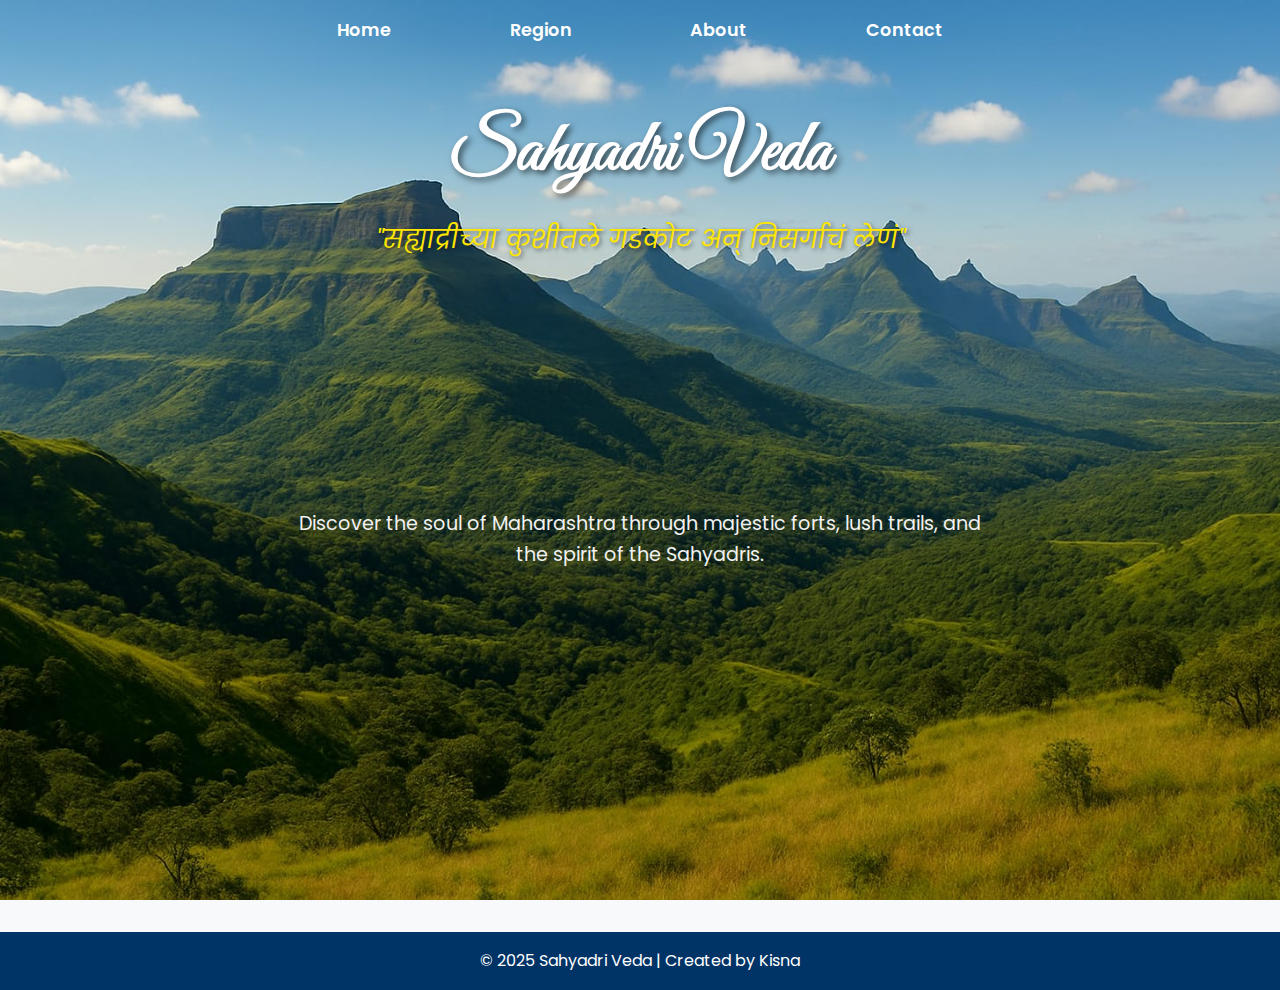
<file: index.html>
<!DOCTYPE html>
<html lang="en">
<head>
  <meta charset="UTF-8" />
  <meta name="viewport" content="width=device-width, initial-scale=1.0" />
  <title>Sahyadri Veda</title>
  <link rel="stylesheet" href="styles.css" />
  <link href="https://fonts.googleapis.com/css2?family=Great+Vibes&family=Poppins&display=swap" rel="stylesheet">
</head>
<body>
  <!-- Hero/Home Section -->
  <section class="hero" id="home">
    <h1 class="artistic-title">Sahyadri Veda</h1>
    <p class="marathi-quote">"सह्याद्रीच्या कुशीतले गडकोट अन् निसर्गाचं लेणं"</p>
    <p class="tagline">Discover the soul of Maharashtra through majestic forts, lush trails, and the spirit of the Sahyadris.</p>
  </section>

  <nav>
    <ul>
      <li><a href="index.html">Home</a></li>
      <li><a href="regions.html" target="_blank">Region</a></li>
      <li><a href="about.html" target="_blank">About</a></li>
      <li><a href="contact.html" target="_blank">Contact</a></li>
    </ul>
  </nav>

  <footer>
    <p>© 2025 Sahyadri Veda | Created by Kisna</p>
  </footer>
</body>
</html>
</file>
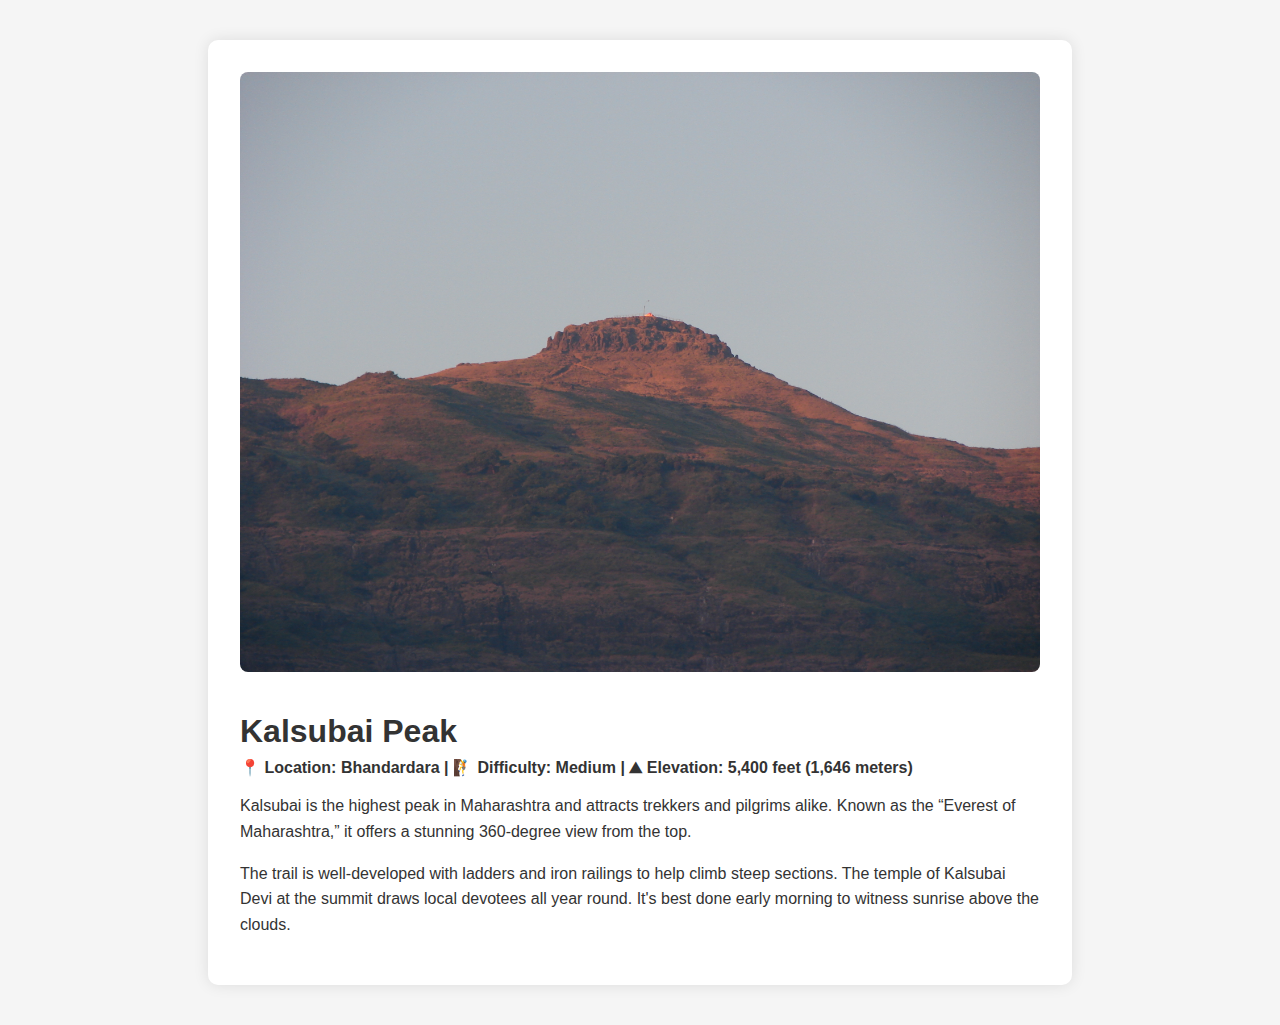
<file: kalsubai.html>
<!DOCTYPE html>
<html lang="en">
<head>
  <meta charset="UTF-8" />
  <meta name="viewport" content="width=device-width, initial-scale=1.0"/>
  <title>Kalsubai Peak - Details</title>
  <style>
    body {
      font-family: 'Poppins', sans-serif;
      background-color: #f5f5f5;
      padding: 2rem;
      color: #333;
    }
    .container {
      max-width: 800px;
      margin: auto;
      background: white;
      padding: 2rem;
      border-radius: 10px;
      box-shadow: 0 0 15px rgba(0,0,0,0.1);
    }
    img {
      width: 100%;
      border-radius: 8px;
      margin-bottom: 1rem;
    }
    h1 {
      font-size: 2rem;
      margin-bottom: 0.5rem;
    }
    .info {
      margin-bottom: 1rem;
      font-weight: bold;
    }
    p {
      font-size: 1rem;
      line-height: 1.6;
    }
  </style>
</head>
<body>
  <div class="container">
    <img src="kalsubai.jpg" alt="Kalsubai Peak">
    <h1>Kalsubai Peak</h1>
    <div class="info">📍 Location: Bhandardara | 🧗 Difficulty: Medium | ⛰ Elevation: 5,400 feet (1,646 meters)</div>
    <p>
      Kalsubai is the highest peak in Maharashtra and attracts trekkers and pilgrims alike. Known as the “Everest of Maharashtra,” it offers a stunning 360-degree view from the top.
    </p>
    <p>
      The trail is well-developed with ladders and iron railings to help climb steep sections. The temple of Kalsubai Devi at the summit draws local devotees all year round. It's best done early morning to witness sunrise above the clouds.
    </p>
  </div>
</body>
</html>
</file>
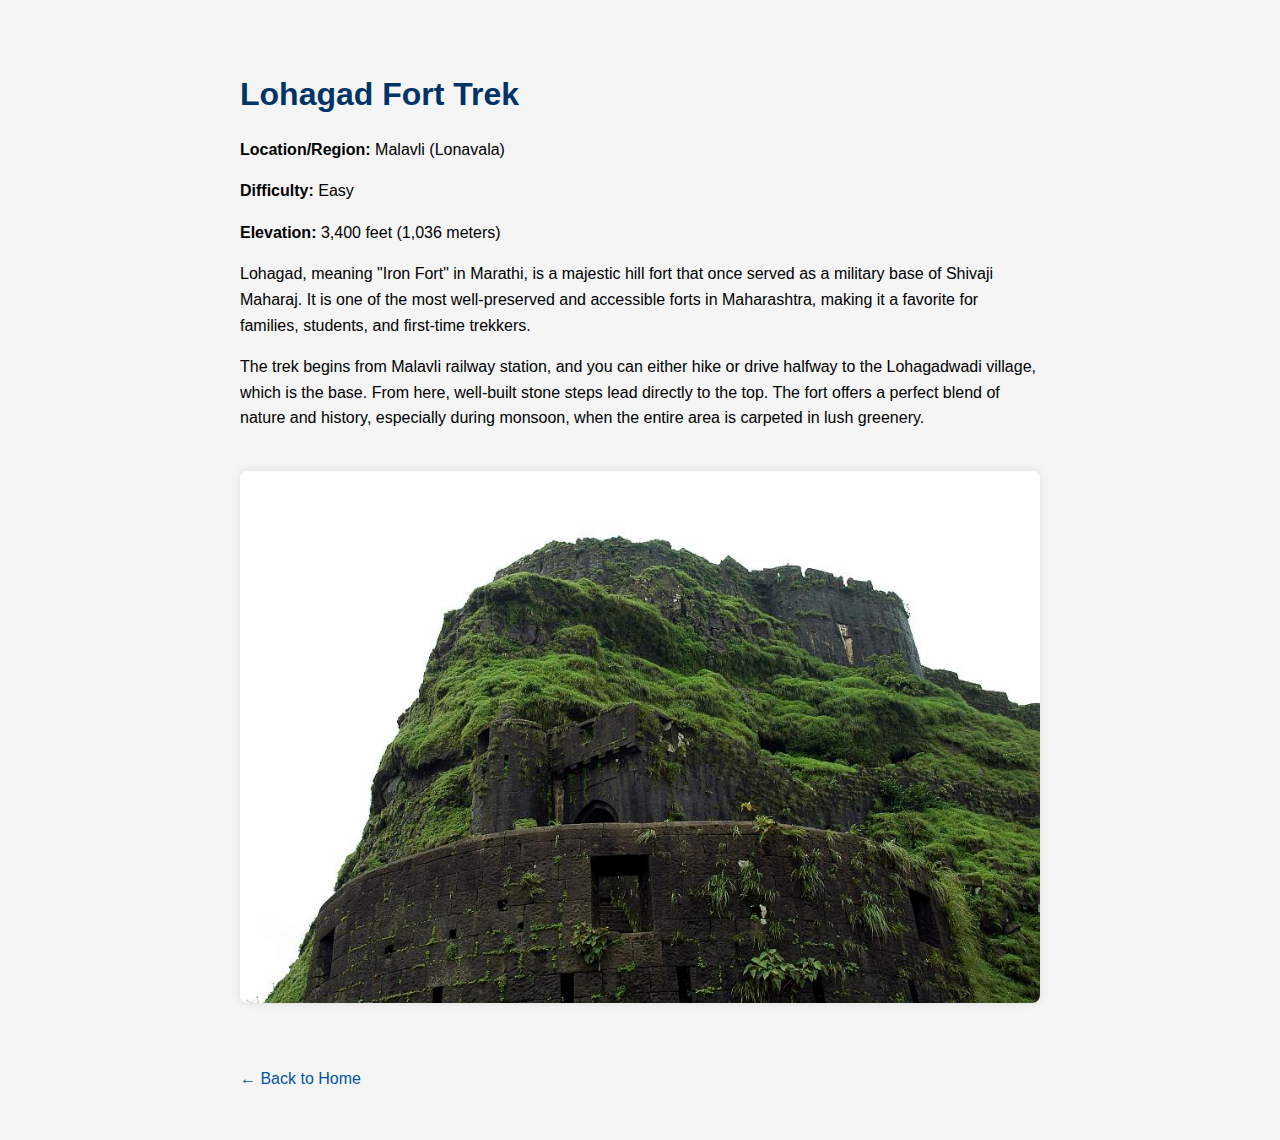
<file: lohagad.html>
<!DOCTYPE html>
<html lang="en">
<head>
  <meta charset="UTF-8" />
  <meta name="viewport" content="width=device-width, initial-scale=1.0"/>
  <title>Lohagad Fort Trek</title>
  <style>
    body {
      font-family: 'Poppins', sans-serif;
      max-width: 800px;
      margin: 2rem auto;
      padding: 1rem;
      line-height: 1.6;
      background-color: #f5f5f5;
    }
    h1 {
      color: #003366;
      margin-bottom: 1rem;
    }
    img {
      width: 100%;
      height: auto;
      margin: 1.5rem 0;
      border-radius: 8px;
      box-shadow: 0 0 10px rgba(0,0,0,0.1);
    }
    strong {
      color: #000;
    }
    .back {
      margin-top: 2rem;
      display: inline-block;
      text-decoration: none;
      color: #0055a5;
    }
    .back:hover {
      text-decoration: underline;
    }
  </style>
</head>
<body>
  <h1>Lohagad Fort Trek</h1>

  <p><strong>Location/Region:</strong> Malavli (Lonavala)</p>
  <p><strong>Difficulty:</strong> Easy</p>
  <p><strong>Elevation:</strong> 3,400 feet (1,036 meters)</p>
  <p>Lohagad, meaning "Iron Fort" in Marathi, is a majestic hill fort that once served as a military base of Shivaji Maharaj. It is one of the most well-preserved and accessible forts in Maharashtra, making it a favorite for families, students, and first-time trekkers.</p>
  <p>The trek begins from Malavli railway station, and you can either hike or drive halfway to the Lohagadwadi village, which is the base. From here, well-built stone steps lead directly to the top. The fort offers a perfect blend of nature and history, especially during monsoon, when the entire area is carpeted in lush greenery.</p>

  <img src="lohagad.jpg" alt="Lohagad Fort View" />

  <a href="index.html" class="back">← Back to Home</a>
</body>
</html>
</file>
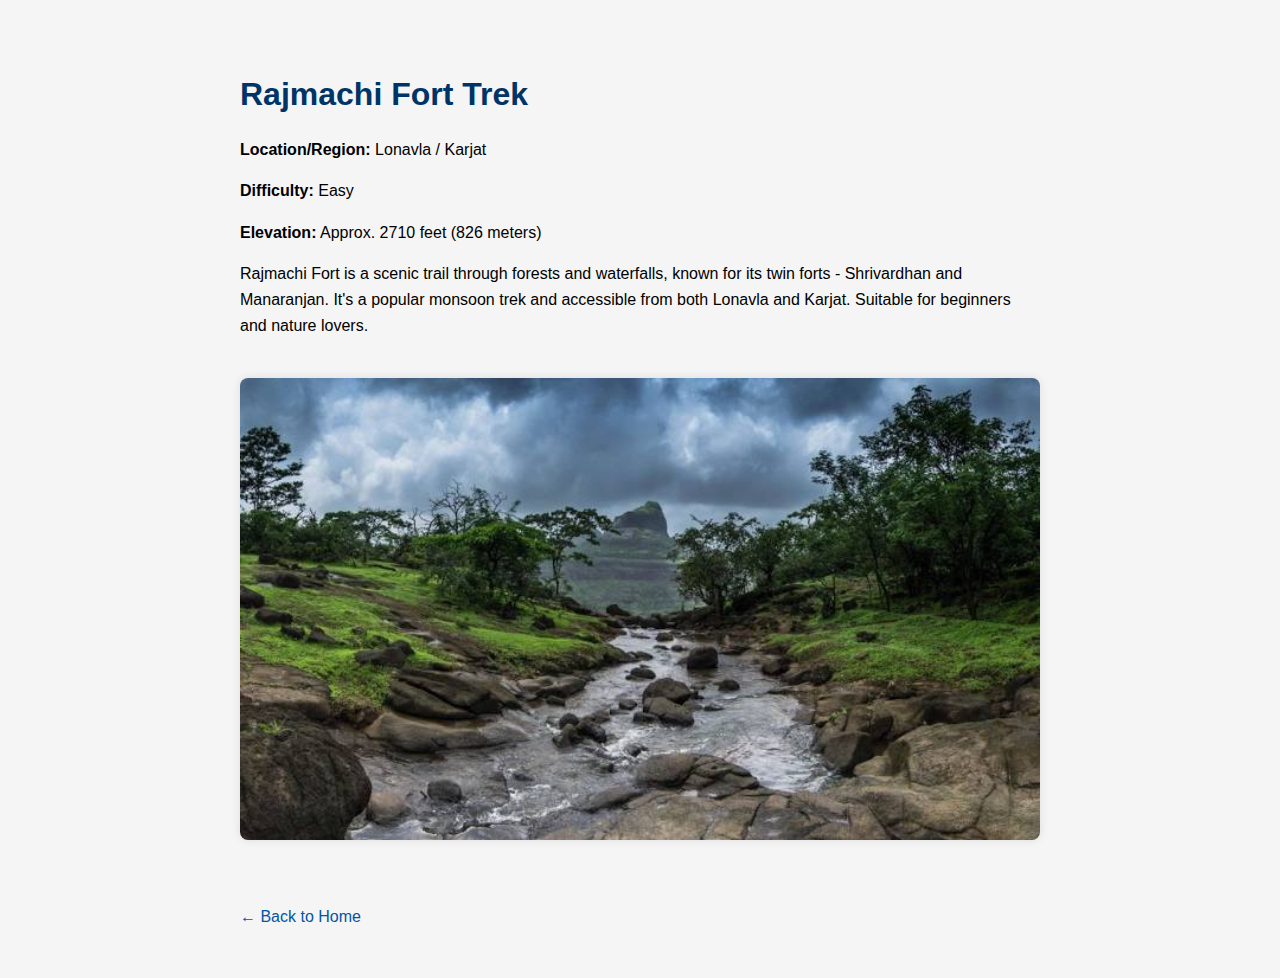
<file: rajmachi.html>
<!DOCTYPE html>
<html lang="en">
<head>
  <meta charset="UTF-8" />
  <meta name="viewport" content="width=device-width, initial-scale=1.0"/>
  <title>Rajmachi Fort Trek</title>
  <style>
    body {
      font-family: 'Poppins', sans-serif;
      max-width: 800px;
      margin: 2rem auto;
      padding: 1rem;
      line-height: 1.6;
      background-color: #f5f5f5;
    }
    h1 {
      color: #003366;
      margin-bottom: 1rem;
    }
    img {
      width: 100%;
      height: auto;
      margin: 1.5rem 0;
      border-radius: 8px;
      box-shadow: 0 0 10px rgba(0,0,0,0.1);
    }
    strong {
      color: #000;
    }
    .back {
      margin-top: 2rem;
      display: inline-block;
      text-decoration: none;
      color: #0055a5;
    }
    .back:hover {
      text-decoration: underline;
    }
  </style>
</head>
<body>
  <h1>Rajmachi Fort Trek</h1>

  <p><strong>Location/Region:</strong> Lonavla / Karjat</p>
  <p><strong>Difficulty:</strong> Easy</p>
  <p><strong>Elevation:</strong> Approx. 2710 feet (826 meters)</p>
  <p>Rajmachi Fort is a scenic trail through forests and waterfalls, known for its twin forts - Shrivardhan and Manaranjan. It's a popular monsoon trek and accessible from both Lonavla and Karjat. Suitable for beginners and nature lovers.</p>

  <img src="rajmachi.jpg" alt="Rajmachi Fort Full View" />

  <a href="index.html" class="back">← Back to Home</a>
</body>
</html>
</file>
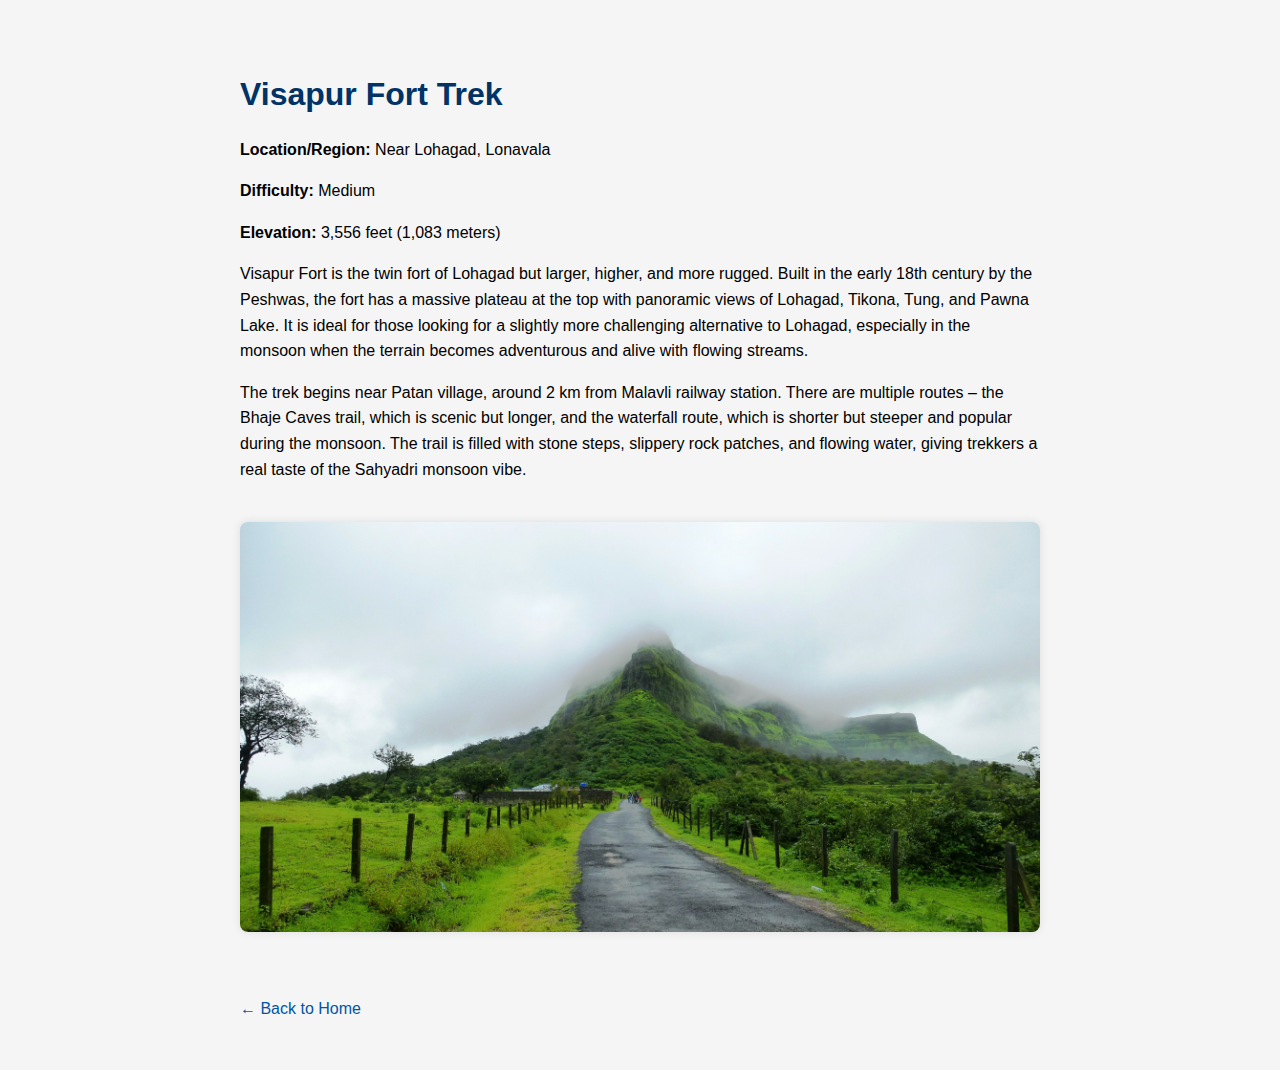
<file: visapur.html>
<!DOCTYPE html>
<html lang="en">
<head>
  <meta charset="UTF-8" />
  <meta name="viewport" content="width=device-width, initial-scale=1.0"/>
  <title>Visapur Fort Trek</title>
  <style>
    body {
      font-family: 'Poppins', sans-serif;
      max-width: 800px;
      margin: 2rem auto;
      padding: 1rem;
      line-height: 1.6;
      background-color: #f5f5f5;
    }
    h1 {
      color: #003366;
      margin-bottom: 1rem;
    }
    img {
      width: 100%;
      height: auto;
      margin: 1.5rem 0;
      border-radius: 8px;
      box-shadow: 0 0 10px rgba(0,0,0,0.1);
    }
    strong {
      color: #000;
    }
    .back {
      margin-top: 2rem;
      display: inline-block;
      text-decoration: none;
      color: #0055a5;
    }
    .back:hover {
      text-decoration: underline;
    }
  </style>
</head>
<body>
  <h1>Visapur Fort Trek</h1>

  <p><strong>Location/Region:</strong> Near Lohagad, Lonavala</p>
  <p><strong>Difficulty:</strong> Medium</p>
  <p><strong>Elevation:</strong> 3,556 feet (1,083 meters)</p>
  <p>Visapur Fort is the twin fort of Lohagad but larger, higher, and more rugged. Built in the early 18th century by the Peshwas, the fort has a massive plateau at the top with panoramic views of Lohagad, Tikona, Tung, and Pawna Lake. It is ideal for those looking for a slightly more challenging alternative to Lohagad, especially in the monsoon when the terrain becomes adventurous and alive with flowing streams.</p>

  <p>The trek begins near Patan village, around 2 km from Malavli railway station. There are multiple routes – the Bhaje Caves trail, which is scenic but longer, and the waterfall route, which is shorter but steeper and popular during the monsoon. The trail is filled with stone steps, slippery rock patches, and flowing water, giving trekkers a real taste of the Sahyadri monsoon vibe.</p>

  <img src="visapur.jpg" alt="Visapur Fort View" />

  <a href="index.html" class="back">← Back to Home</a>
</body>
</html>
</file>
<file: styles.css>
/* Global Reset & Base */
* {
  box-sizing: border-box;
  margin: 0;
  padding: 0;
  font-family: 'Poppins', sans-serif;
}

body {
  background-color: #f8f9fa;
  color: #333;
  line-height: 1.6;
}

/* Header & Hero Section */
.hero {
  background: url('homebg.jpg') center/cover no-repeat;
  color: white;
  padding: 6rem 1rem;
  text-align: center;
}

.artistic-title {
  font-family: 'Great Vibes', cursive;
  font-size: 4rem;
  margin-bottom: 0.5rem;
}

.marathi-quote {
  font-style: italic;
  font-size: 1.4rem;
  margin-bottom: 0.6rem;
}

.tagline {
  font-size: 1.2rem;
  max-width: 700px;
  margin: auto;
}

/* Navigation */
nav {
  background-color: rgba(0, 0, 0, 0); /* transparent */
  padding: 1rem 0;
  position: absolute;
  width: 100%;
  top: 0;
  z-index: 10;
}


nav ul {
  list-style: none;
  display: flex;
  justify-content: center;
  gap: 5rem;
}

nav li {
  display: inline-block;
}

nav a {
  color: white;
  text-decoration: none;
  font-weight: 600;
  font-size: 1.1rem;
  padding: 0.5rem 1.2rem;
  border-radius: 25px;
  transition: all 0.3s ease;
}

nav a:hover {
  color: #ffe600;
  background-color: rgba(255, 255, 255, 0.05);
  box-shadow: 0 0 12px 4px rgba(138, 43, 226, 0.8);
}

/* Trek Section */
.trek-section {
  padding: 2rem;
  max-width: 1200px;
  margin: auto;
}

.region-heading {
  font-family: 'Times New Roman', Times, serif;
  text-align: center;
  font-size: 2rem;
  margin-bottom: 2rem;
  color:white
}

.trek-grid {
  display: grid;
  grid-template-columns: repeat(auto-fit, minmax(270px, 1fr));
  gap: 2rem;
}

/* Trek Card */
.trek-card {
  background: white;
  border-radius: 8px;
  overflow: hidden;
  box-shadow: 0 0 8px rgba(0, 0, 0, 0.1);
  transition: transform 0.3s ease, box-shadow 0.3s ease;
}

.trek-card:hover {
  transform: translateY(-4px);
  box-shadow: 0 0 18px rgba(102, 51, 153, 0.3);
}

.trek-card img {
  width: 100%;
  height: auto;
  aspect-ratio: 675 / 390;
  object-fit: cover;
}

/* Trek Info */
.trek-info {
  padding: 1rem;
}

.trek-info h3 {
  margin-bottom: 0.5rem;
  font-size: 1.5rem;
  color: #222;
}

.trek-info p {
  margin-bottom: 0.4rem;
  font-size: 1rem;
  color: #444;
}

/* Read More Link */
.read-more {
  display: inline-block;
  margin-top: 0.8rem;
  color: #007bff;
  font-weight: bold;
  text-decoration: none;
}

.read-more:hover {
  text-decoration: underline;
}

/* Footer */
footer {
  background-color: #003366;
  color: white;
  text-align: center;
  padding: 1rem;
  margin-top: 2rem;
}
/* Add at bottom of styles.css */

/* Fade In Animation */
@keyframes fadeIn {
  0% { opacity: 0; transform: translateY(30px); }
  100% { opacity: 1; transform: translateY(0); }
}

/* Enhanced Hero Section */
.hero {
  background: linear-gradient(rgba(0, 0, 0, 0.5), rgba(0, 0, 0, 0.5)), url('homebg.jpg') center/cover no-repeat;
  color: white;
  padding: 7rem 1rem;
  text-align: center;
  animation: fadeIn 2s ease-in-out;
}

.artistic-title {
  font-family: 'Great Vibes', cursive;
  font-size: 4.5rem;
  margin-bottom: 0.5rem;
  text-shadow: 3px 3px 6px rgba(0, 0, 0, 0.6);
  transition: transform 0.3s ease;
}
.artistic-title:hover {
  transform: scale(1.05);
}

.marathi-quote {
  font-style: italic;
  font-size: 1.6rem;
  margin-bottom: 1rem;
  color: #ffe600;
  text-shadow: 2px 2px 4px rgba(0, 0, 0, 0.5);
  animation: fadeIn 2.5s ease-in-out;
}

.tagline {
  font-size: 1.2rem;
  max-width: 700px;
  margin: auto;
  color: #f2f2f2;
  animation: fadeIn 3s ease-in-out;
}
.hero {
  background: url('homebg.jpg') center/cover no-repeat;
  color: white;
  padding: 6rem 1rem;
  text-align: center;
  height: 100vh; /* Full screen */
  display: flex;
  flex-direction: column;
  justify-content: center;
}
/* Region page background */
body.region-page {
  background: url('regionbg.jpg') center/cover no-repeat fixed;
  background-size: cover;
  background-attachment: fixed;
}
</file>
